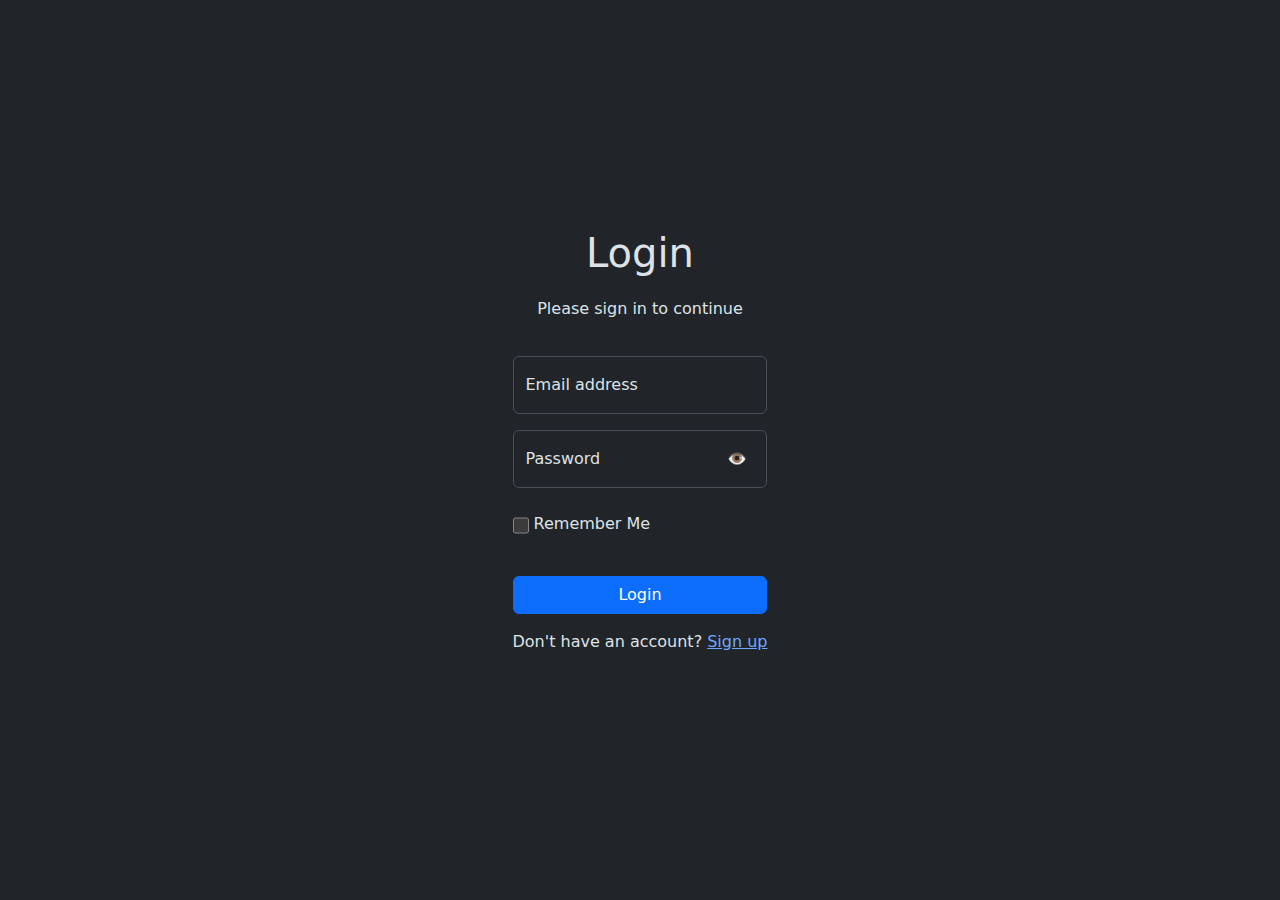
<file: index.html>
<!--AHMAD ARIF AIMAN B. AHMAD FAUZI | 2113419
INFO4345/S1 WEB APP SECURITY -->

<!DOCTYPE html>
<html lang="en" data-bs-theme="dark">
<head>
    <meta charset="UTF-8">
    <meta http-equiv="X-UA-Compatible" content="IE=edge">
    <meta name="viewport" content="width=device-width, initial-scale=1.0">
    <title>registration</title>
    <!--css-->
    <link href="https://cdn.jsdelivr.net/npm/bootstrap@5.3.3/dist/css/bootstrap.min.css" rel="stylesheet" integrity="sha384-QWTKZyjpPEjISv5WaRU9OFeRpok6YctnYmDr5pNlyT2bRjXh0JMhjY6hW+ALEwIH" crossorigin="anonymous">
    <link rel="stylesheet" href="css/style.css">
    <!--js-->
    <script src="https://cdn.jsdelivr.net/npm/bootstrap@5.3.3/dist/js/bootstrap.bundle.min.js" integrity="sha384-YvpcrYf0tY3lHB60NNkmXc5s9fDVZLESaAA55NDzOxhy9GkcIdslK1eN7N6jIeHz" crossorigin="anonymous"></script>
    <script src="js/function.js"></script>
</head>

<body>
    <section>
        <h1 style="text-align: center;margin: 20px 0;" >Login</h1>
        <header style="text-align: center;margin: 20px 0;" >Please sign in to continue</header>
        <div class="form-container">
            <form action="login.php" method="post" onsubmit="return validateform()">
                <div class="form-floating mb-3">
                    <input 
                        type="email" 
                        class="form-control" 
                        id="email" 
                        placeholder="name@example.com" 
                        name="email" pattern="[a-z0-9._%+\-]+@[a-z0-9.\-]+\.[a-z]{2,}$" required>
                    <label for="email">Email address</label>
                </div>
                <div class="form-floating">
                    <input 
                        type="password" 
                        class="form-control" 
                        id="password" 
                        placeholder="Enter password" 
                        name="password" pattern="^(?=.*[A-Z])(?=.*[a-z])(?=.*\d)(?=.*[!@#$%^&*]).{8,}$" required onblur="validatePassword()">
                    <label for="password">Password</label>
                    <span id="togglePassword" onclick="togglePasswordVisibility()" style="position:absolute;right:20px;top:50%;transform:translateY(-50%);cursor:pointer;">👁️</span>
                </div><br>
                <div class="mb-3">
                    <input type="checkbox" id="rememberMe" name="rememberMe">
                    <label for="rememberMe"> Remember Me</label>
                </div><br>
                <button type="login" name="login" id="login" class="btn btn-primary w-100">Login</button>
                <p class="mt-3 text-center">Don't have an account? <a href="register.html">Sign up</a></p>
            </form>     
        </div>
    </section>
        
</body>
</html>
</file>
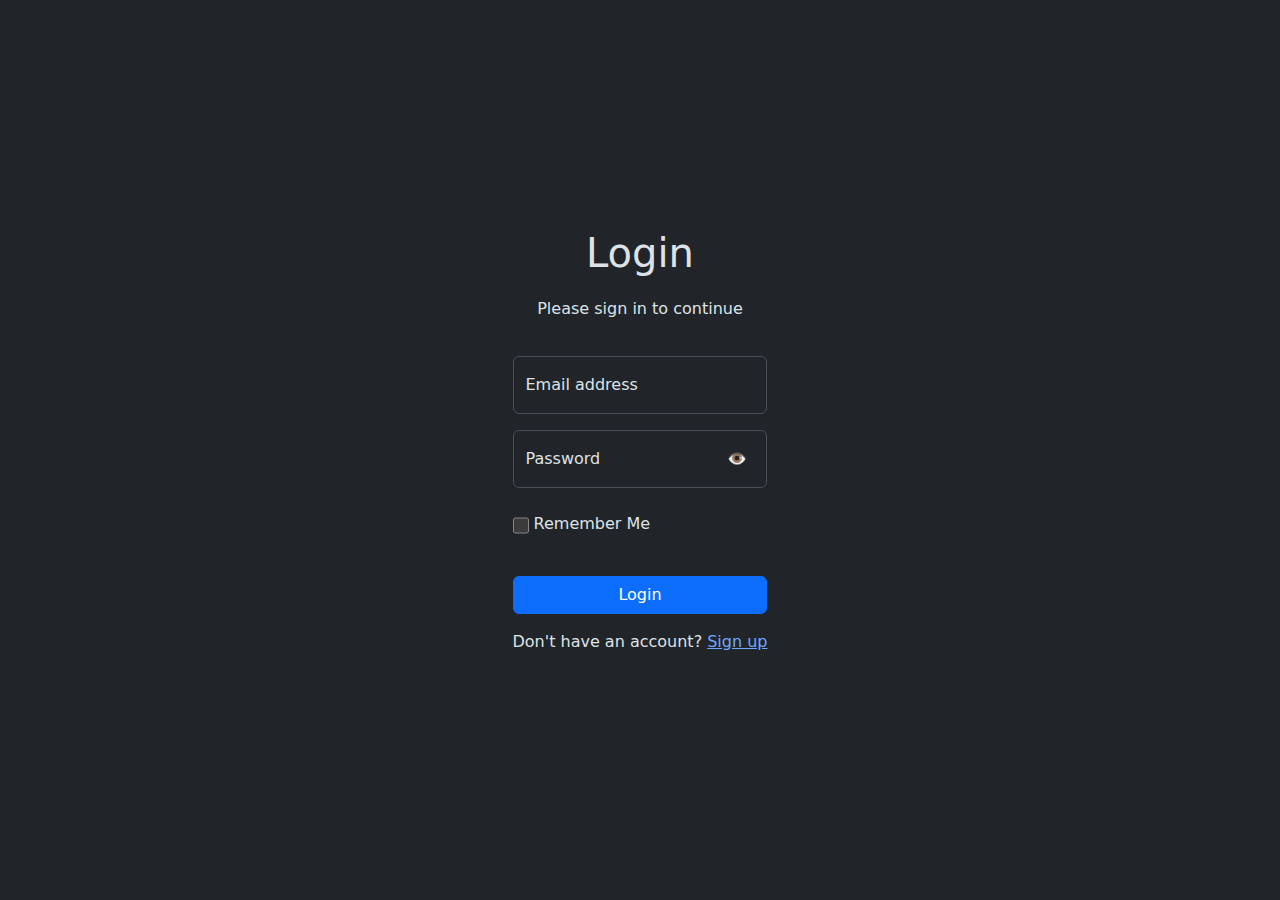
<file: login.html>
<!--AHMAD ARIF AIMAN B. AHMAD FAUZI | 2113419
INFO4345/S1 WEB APP SECURITY -->

<!DOCTYPE html>
<html lang="en" data-bs-theme="dark">
<head>
    <meta charset="UTF-8">
    <meta http-equiv="X-UA-Compatible" content="IE=edge">
    <meta name="viewport" content="width=device-width, initial-scale=1.0">
    <title>registration</title>
    <!--css-->
    <link href="https://cdn.jsdelivr.net/npm/bootstrap@5.3.3/dist/css/bootstrap.min.css" rel="stylesheet" integrity="sha384-QWTKZyjpPEjISv5WaRU9OFeRpok6YctnYmDr5pNlyT2bRjXh0JMhjY6hW+ALEwIH" crossorigin="anonymous">
    <link rel="stylesheet" href="css/style.css">
    <!--js-->
    <script src="https://cdn.jsdelivr.net/npm/bootstrap@5.3.3/dist/js/bootstrap.bundle.min.js" integrity="sha384-YvpcrYf0tY3lHB60NNkmXc5s9fDVZLESaAA55NDzOxhy9GkcIdslK1eN7N6jIeHz" crossorigin="anonymous"></script>
    <script src="js/function.js"></script>
</head>

<body>
    <section>
        <h1 style="text-align: center;margin: 20px 0;" >Login</h1>
        <header style="text-align: center;margin: 20px 0;" >Please sign in to continue</header>
        <div class="form-container">
            <form action="login.php" method="post" onsubmit="return validateform()">
                <div class="form-floating mb-3">
                    <input 
                        type="email" 
                        class="form-control" 
                        id="email" 
                        placeholder="name@example.com" 
                        name="email" required>
                    <label for="email">Email address</label>
                </div>
                <div class="form-floating">
                    <input 
                        type="password" 
                        class="form-control" 
                        id="password" 
                        placeholder="Enter password" 
                        name="password" required onblur="validatePassword()">
                    <label for="password">Password</label>
                    <span id="togglePassword" onclick="togglePasswordVisibility()" style="position:absolute;right:20px;top:50%;transform:translateY(-50%);cursor:pointer;">👁️</span>
                </div><br>
                <div class="mb-3">
                    <input type="checkbox" id="rememberMe" name="rememberMe">
                    <label for="rememberMe"> Remember Me</label>
                </div><br>
                <button type="login" name="login" id="login" class="btn btn-primary w-100">Login</button>
                <p class="mt-3 text-center">Don't have an account? <a href="register.html">Sign up</a></p>
            </form>     
        </div>
    </section>
        
</body>
</html>
</file>
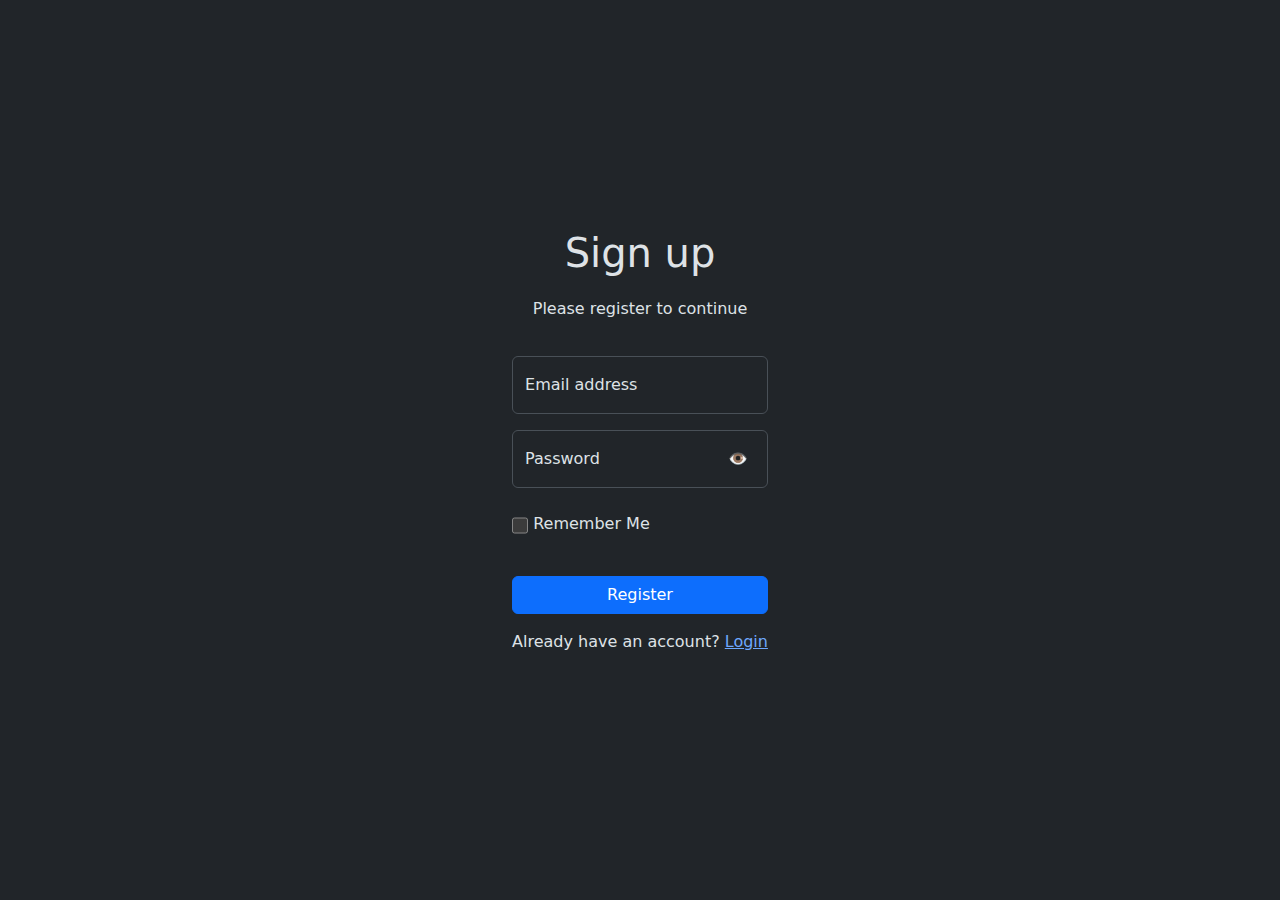
<file: register.html>
<!--AHMAD ARIF AIMAN B. AHMAD FAUZI | 2113419
INFO4345/S1 WEB APP SECURITY -->

<!DOCTYPE html>
<html lang="en" data-bs-theme="dark">
<head>
    <meta charset="UTF-8">
    <meta http-equiv="X-UA-Compatible" content="IE=edge">
    <meta name="viewport" content="width=device-width, initial-scale=1.0">
    <title>registration</title>
    <!--css-->
    <link href="https://cdn.jsdelivr.net/npm/bootstrap@5.3.3/dist/css/bootstrap.min.css" rel="stylesheet" integrity="sha384-QWTKZyjpPEjISv5WaRU9OFeRpok6YctnYmDr5pNlyT2bRjXh0JMhjY6hW+ALEwIH" crossorigin="anonymous">
    <link rel="stylesheet" href="css/style.css">
    <!--js-->
    <script src="https://cdn.jsdelivr.net/npm/bootstrap@5.3.3/dist/js/bootstrap.bundle.min.js" integrity="sha384-YvpcrYf0tY3lHB60NNkmXc5s9fDVZLESaAA55NDzOxhy9GkcIdslK1eN7N6jIeHz" crossorigin="anonymous"></script>
    <script src="js/function.js"></script>
</head>

<body>
    <section>
        <h1 style="text-align: center;margin: 20px 0;" >Sign up</h1>
        <header style="text-align: center;margin: 20px 0;" >Please register to continue</header>
        <div class="form-container">
            <form action="register.php" method="POST">
                <div class="form-floating mb-3">
                    <input 
                        type="email" 
                        class="form-control" 
                        id="email" 
                        placeholder="name@example.com" 
                        name="email" required>
                    <label for="email">Email address</label>
                </div>
                <div class="form-floating">
                    <input 
                        type="password" 
                        class="form-control" 
                        id="password" 
                        placeholder="Enter password" 
                        name="password" required>
                    <label for="password">Password</label>
                    <span id="togglePassword" onclick="togglePasswordVisibility()" style="position:absolute;right:20px;top:50%;transform:translateY(-50%);cursor:pointer;">👁️</span>
                </div><br>
                <div class="mb-3">
                    <input type="checkbox" id="rememberMe" name="rememberMe">
                    <label for="rememberMe"> Remember Me</label>
                </div><br>
                <button type="signup" name="signup" id="signup" class="btn btn-primary w-100">Register</button>
                <p class="mt-3 text-center">Already have an account? <a href="index.html">Login</a></p>     
            </form>
        </div>
    </section>

</body>
</html>
</file>
<file: css/style.css>
html, body {
    height: 100%;
    margin: 0;
}
body {
    display: flex;
    align-items: center;
    justify-content: center;
    padding: 10px;
}
    
.form-container {
    width: 100%;
    max-width: 330px;
    padding: 15px;
    height: 350px; 
}

input[type="checkbox"] {
    width: 16px;
    height: 19px;
    vertical-align: bottom;
    position: relative;
    top: -1px
}
</file>
